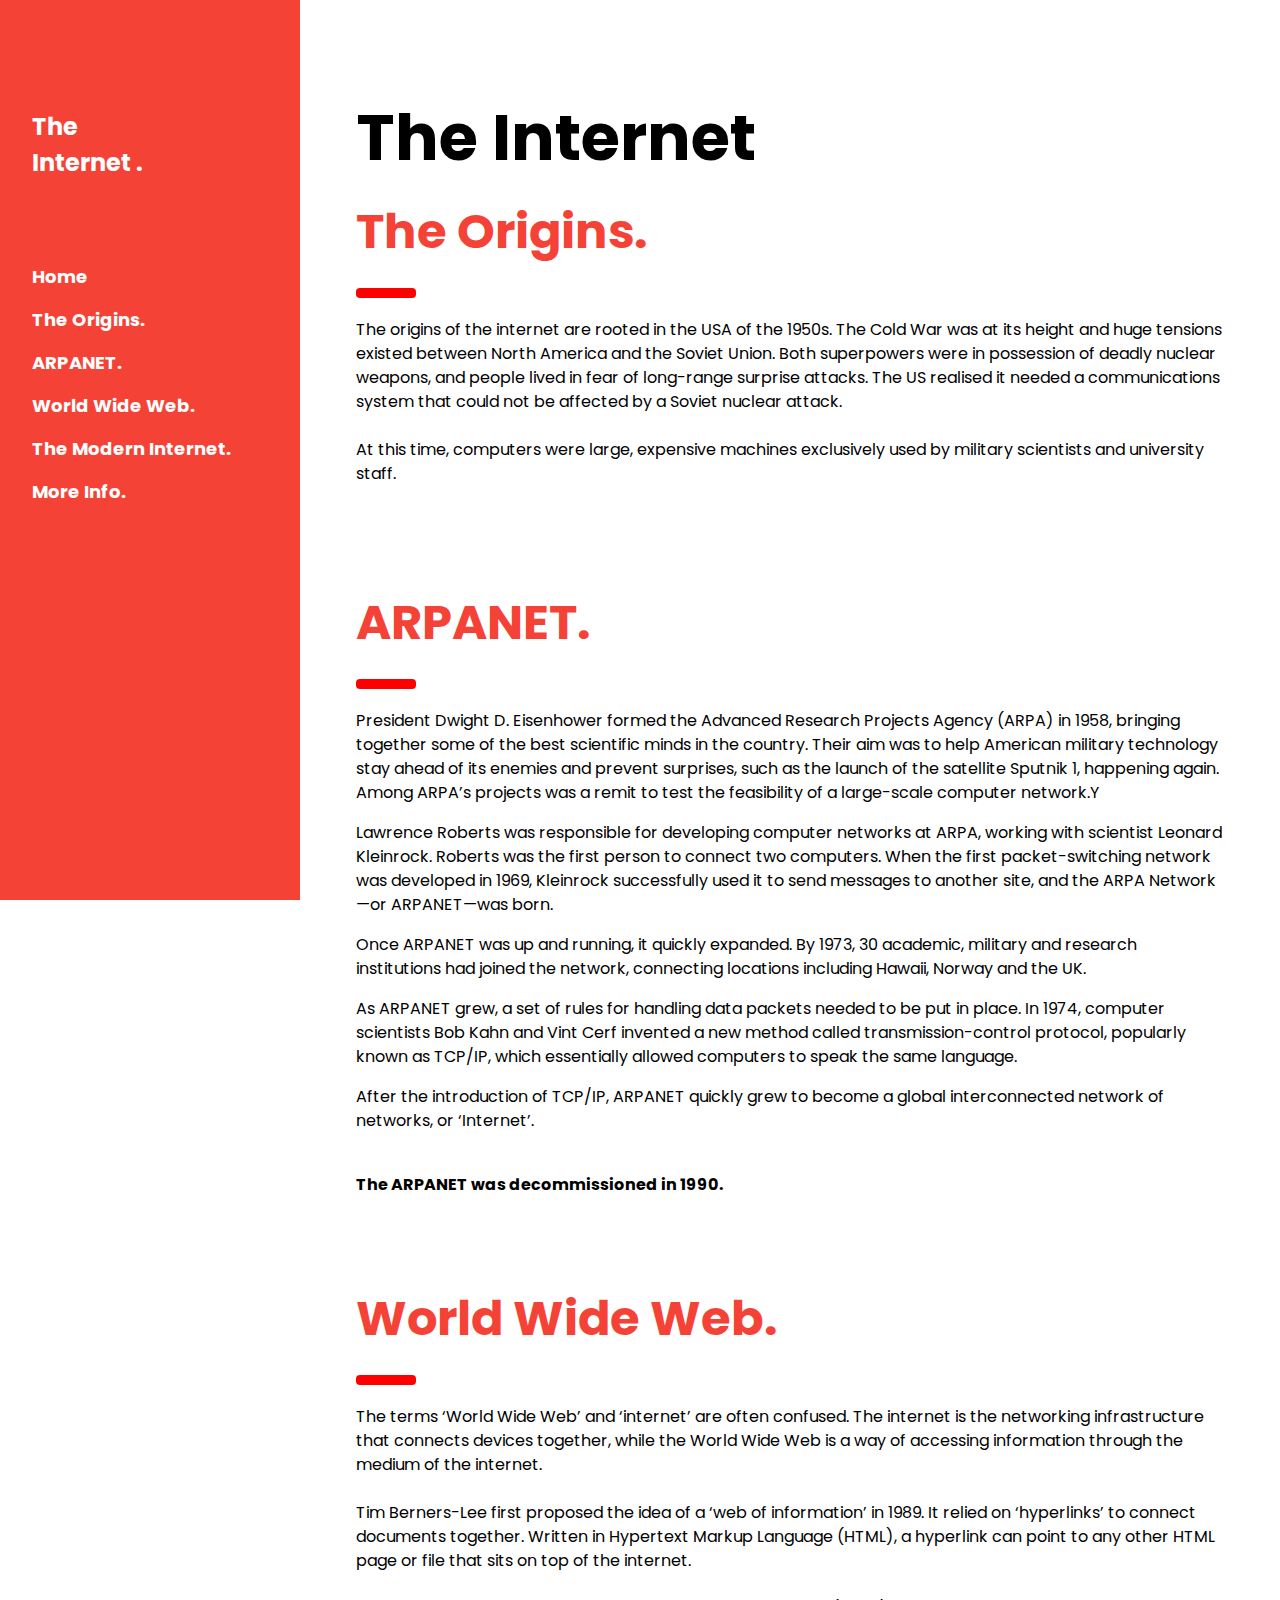
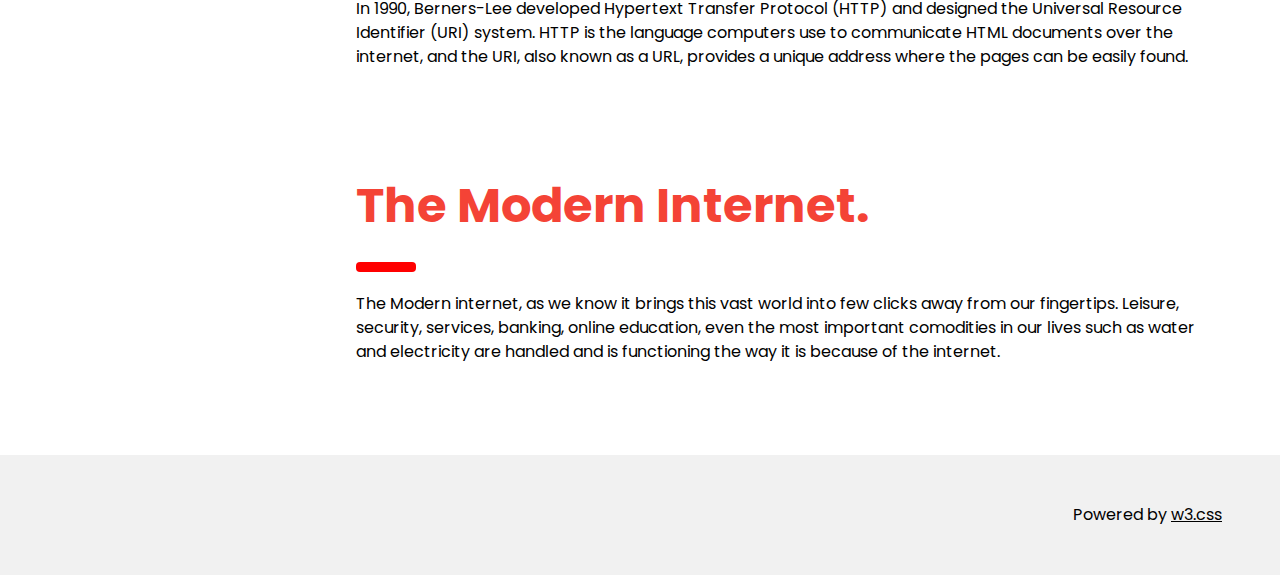
<file: pa1.2.html>
<!DOCTYPE html>
<html lang="en">
<title>Performance Assessment 1</title>
<meta charset="UTF-8">
<meta name="viewport" content="width=device-width, initial-scale=1">
<link rel="stylesheet" href="https://www.w3schools.com/w3css/4/w3.css">
<link rel="stylesheet" href="https://fonts.googleapis.com/css?family=Poppins">
<style>
body,h1,h2,h3,h4,h5 {font-family: "Poppins", sans-serif}
body {font-size:16px;}
.w3-half img{margin-bottom:-6px;margin-top:16px;opacity:0.8;cursor:pointer}
.w3-half img:hover{opacity:1}
</style>
<body>

<!-- Sidebar/menu -->
<nav class="w3-sidebar w3-red w3-collapse w3-top w3-large w3-padding" style="z-index:3;width:300px;font-weight:bold;" id="mySidebar"><br>
  <a href="javascript:void(0)" onclick="w3_close()" class="w3-button w3-hide-large w3-display-topleft" style="width:100%;font-size:22px">Close Menu</a>
  <div class="w3-container">
    <h3 class="w3-padding-64"><b>The<br>Internet .</b></h3>
  </div>
  <div class="w3-bar-block">
    <a href="#" onclick="w3_close()" class="w3-bar-item w3-button w3-hover-white">Home</a> 
    <a href="#showcase" onclick="w3_close()" class="w3-bar-item w3-button w3-hover-white">The Origins.</a> 
    <a href="#services" onclick="w3_close()" class="w3-bar-item w3-button w3-hover-white">ARPANET.</a> 
    <a href="#designers" onclick="w3_close()" class="w3-bar-item w3-button w3-hover-white">World Wide Web.</a> 
    <a href="#packages" onclick="w3_close()" class="w3-bar-item w3-button w3-hover-white">The Modern Internet.</a> 
    <a href="#contact" onclick="w3_close()" class="w3-bar-item w3-button w3-hover-white">More Info.</a>
  </div>
</nav>

<!-- Top menu on small screens -->
<header class="w3-container w3-top w3-hide-large w3-red w3-xlarge w3-padding">
  <a href="javascript:void(0)" class="w3-button w3-red w3-margin-right" onclick="w3_open()">☰</a>
  <span>Evolution of the Internet</span>
</header>

<!-- Overlay effect when opening sidebar on small screens -->
<div class="w3-overlay w3-hide-large" onclick="w3_close()" style="cursor:pointer" title="close side menu" id="myOverlay"></div>

<!-- !PAGE CONTENT! -->
<div class="w3-main" style="margin-left:340px;margin-right:40px">

  <!-- Header -->
  <div class="w3-container" style="margin-top:80px" id="showcase">
    <h1 class="w3-jumbo"><b>The Internet</The></b></h1>
    <h1 class="w3-xxxlarge w3-text-red"><b>The Origins.</b></h1>
    <hr style="width:50px;border:5px solid red" class="w3-round">
    <p>The origins of the internet are rooted in the USA of the 1950s. The Cold War was at
        its height and huge tensions existed between North America and the Soviet Union.
        Both superpowers were in possession of deadly nuclear weapons, and people lived in
        fear of long-range surprise attacks. The US realised it needed a communications
        system that could not be affected by a Soviet nuclear attack.
        <br>
        <br>
    
        At this time, computers were large, expensive machines exclusively used by
        military scientists and university staff.</p>
  </div>
  
 

  <!-- ARPANET -->
  <div class="w3-container" id="services" style="margin-top:75px">
    <h1 class="w3-xxxlarge w3-text-red"><b>ARPANET.</b></h1>
    <hr style="width:50px;border:5px solid red" class="w3-round">
    <p> President Dwight D. Eisenhower formed the Advanced Research Projects Agency (ARPA)
        in 1958, bringing together some of the best scientific minds in the country. Their
        aim was to help American military technology stay ahead of its enemies and prevent
        surprises, such as the launch of the satellite Sputnik 1, happening again. Among
        ARPA’s projects was a remit to test the feasibility of a large-scale computer network.Y </p>


    <p>Lawrence Roberts was responsible for developing computer networks at ARPA, working
        with scientist Leonard Kleinrock. Roberts was the first person to connect two
        computers. When the first packet-switching network was developed in 1969, Kleinrock
        successfully used it to send messages to another site, and the ARPA Network—or ARPANET—was born.</p>

    <p>Once ARPANET was up and running, it quickly expanded. By 1973, 30 academic, military and
        research institutions had joined the network, connecting locations including Hawaii, Norway and the UK. </p>

    <p> As ARPANET grew, a set of rules for handling data packets needed to be put in place.
        In 1974, computer scientists Bob Kahn and Vint Cerf invented a new method called
        transmission-control protocol, popularly known as TCP/IP, which essentially allowed
        computers to speak the same language.</p>

    <p>After the introduction of TCP/IP, ARPANET quickly grew to become a global interconnected network of networks, or ‘Internet’.</p>
        <br>

    <b>The ARPANET was decommissioned in 1990.</b>
  </div>
  
  <!-- World Wide Web -->
  <div class="w3-container" id="designers" style="margin-top:75px">
    <h1 class="w3-xxxlarge w3-text-red"><b>World Wide Web.</b></h1>
    <hr style="width:50px;border:5px solid red" class="w3-round">
    <p>The terms ‘World Wide Web’ and ‘internet’ are often confused. The internet is the networking infrastructure
        that connects devices together, while the World Wide Web is a way of accessing information through the medium of the internet.
        <br>
        <br>
        Tim Berners-Lee first proposed the idea of a ‘web of information’ in 1989. It relied on ‘hyperlinks’ to
        connect documents together. Written in Hypertext Markup Language (HTML), a hyperlink can point to any other
        HTML page or file that sits on top of the internet.
        <br>
        <br>
        In 1990, Berners-Lee developed Hypertext Transfer Protocol (HTTP) and designed the Universal Resource Identifier
        (URI) system. HTTP is the language computers use to communicate HTML documents over the internet, and the URI,
        also known as a URL, provides a unique address where the pages can be easily found.
    </p>
    
  </div>

  <!-- The Modern Internet -->
  <div class="w3-container" id="designers" style="margin-top:75px">
    <h1 class="w3-xxxlarge w3-text-red"><b>The Modern Internet.</b></h1>
    <hr style="width:50px;border:5px solid red" class="w3-round">
    <p>
        The Modern internet, as we know it brings this vast world into few clicks away from our fingertips. Leisure, security,
        services, banking, online education, even the most important comodities in our lives such as water and electricity are
        handled and is functioning the way it is because of the internet. 
    </p>
  </div>

  

  

<!-- End page content -->
</div>

<!-- W3.CSS Container -->
<div class="w3-light-grey w3-container w3-padding-32" style="margin-top:75px;padding-right:58px"><p class="w3-right">Powered by <a href="https://www.w3schools.com/w3css/default.asp" title="W3.CSS" target="_blank" class="w3-hover-opacity">w3.css</a></p></div>

<script>
// Script to open and close sidebar
function w3_open() {
  document.getElementById("mySidebar").style.display = "block";
  document.getElementById("myOverlay").style.display = "block";
}
 
function w3_close() {
  document.getElementById("mySidebar").style.display = "none";
  document.getElementById("myOverlay").style.display = "none";
}

// Modal Image Gallery
function onClick(element) {
  document.getElementById("img01").src = element.src;
  document.getElementById("modal01").style.display = "block";
  var captionText = document.getElementById("caption");
  captionText.innerHTML = element.alt;
}
</script>

</body>
</html>
</file>
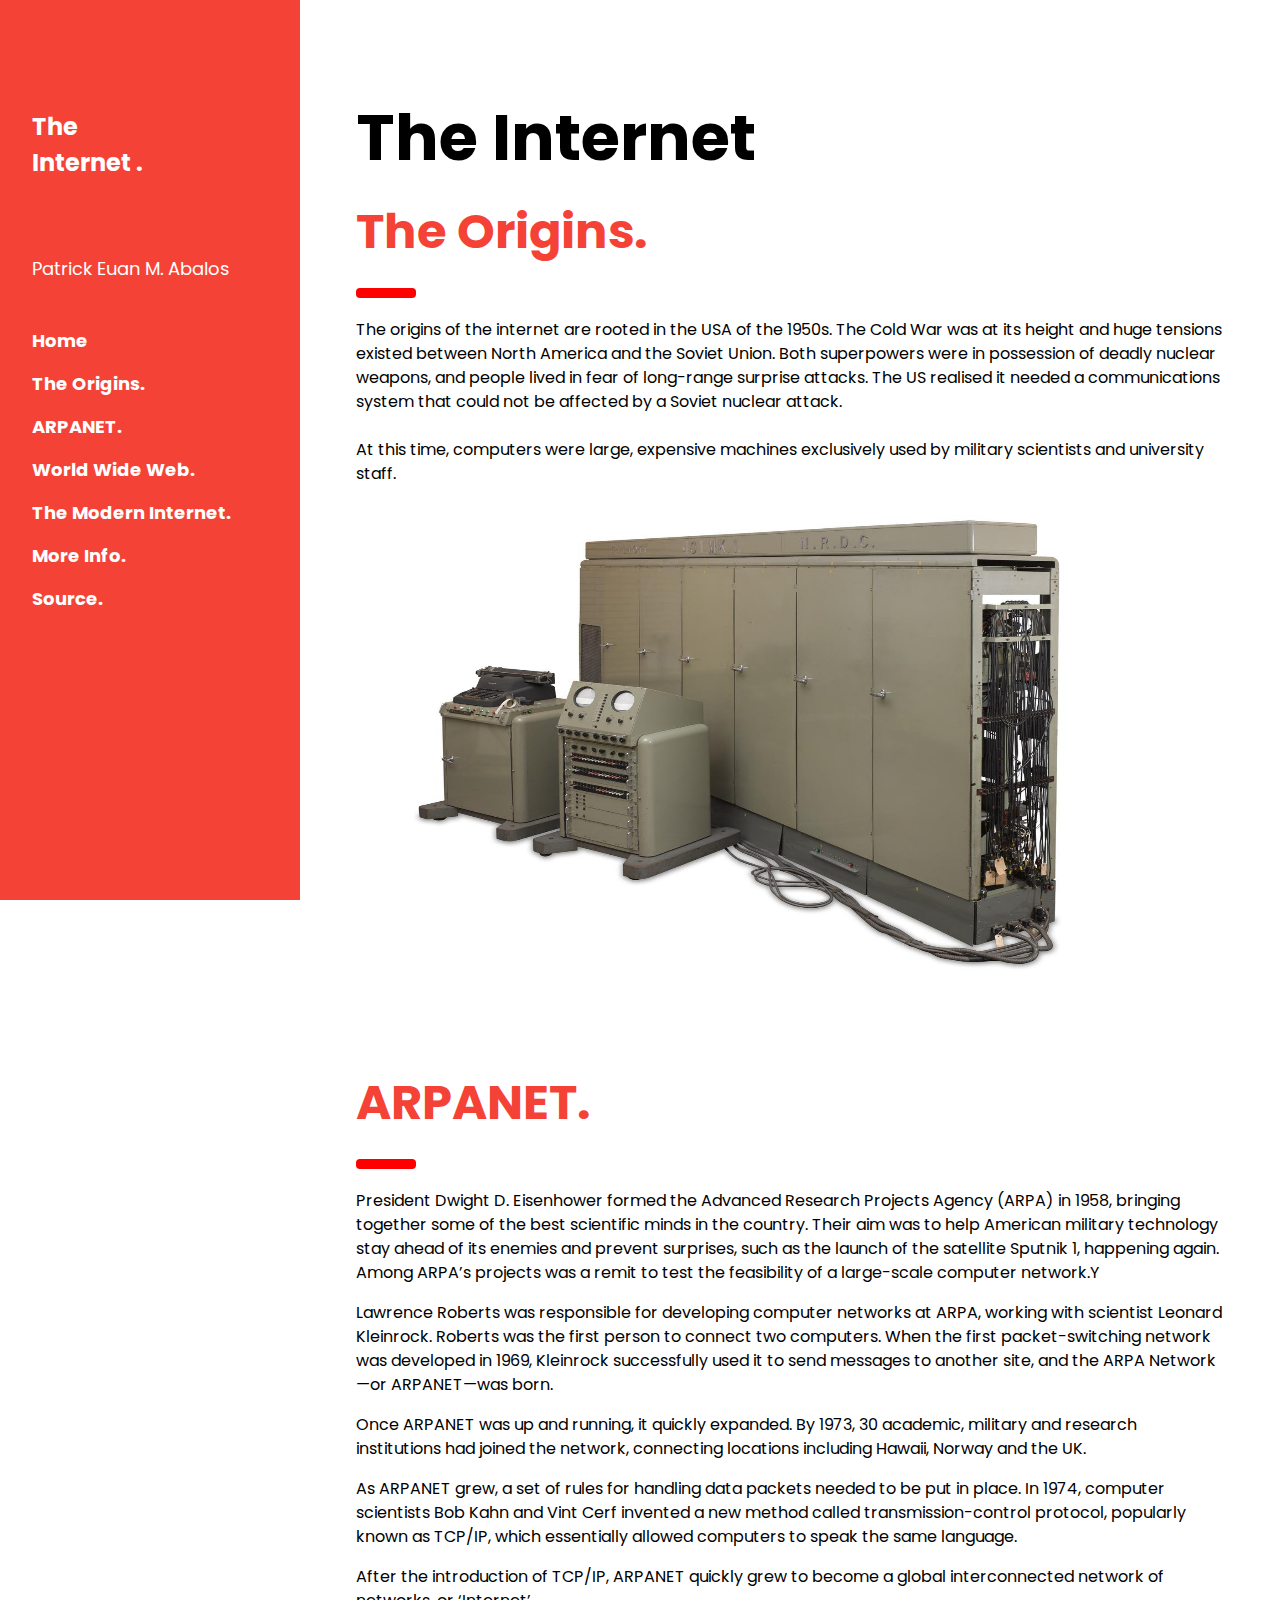
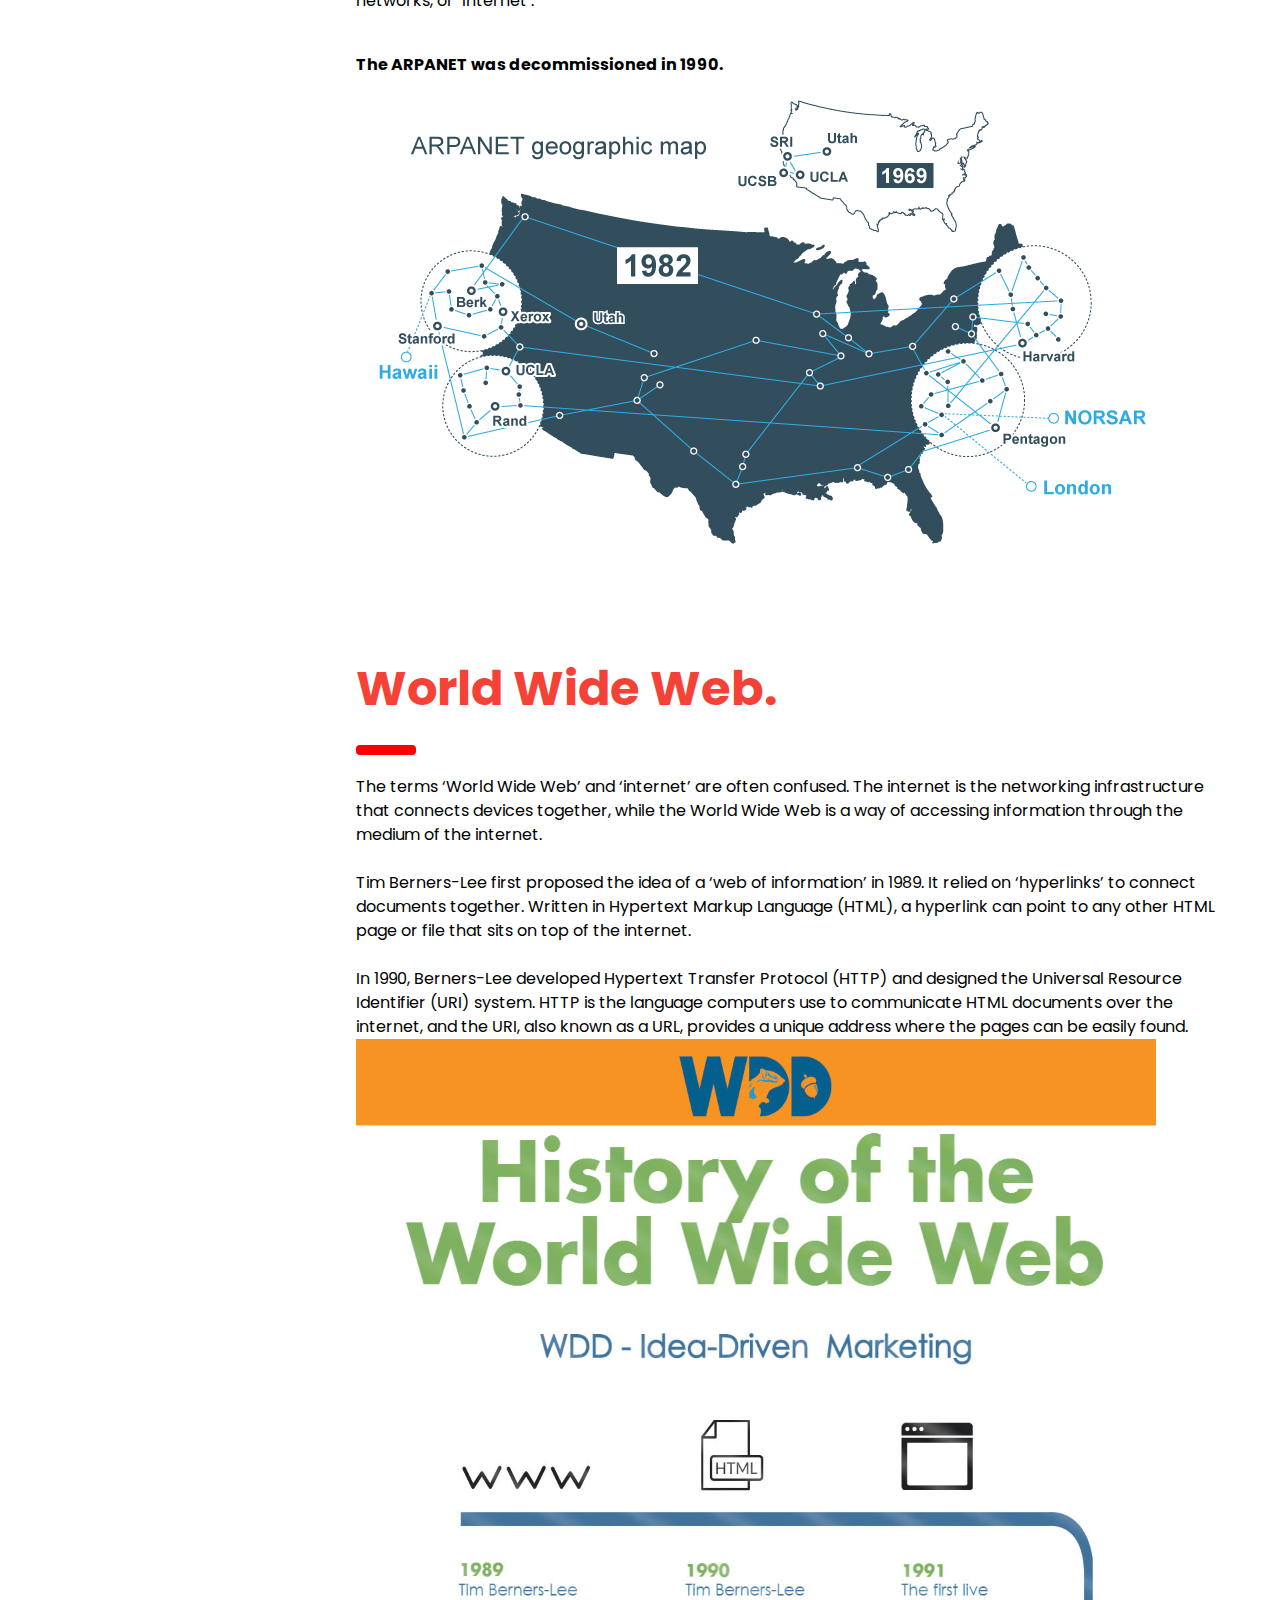
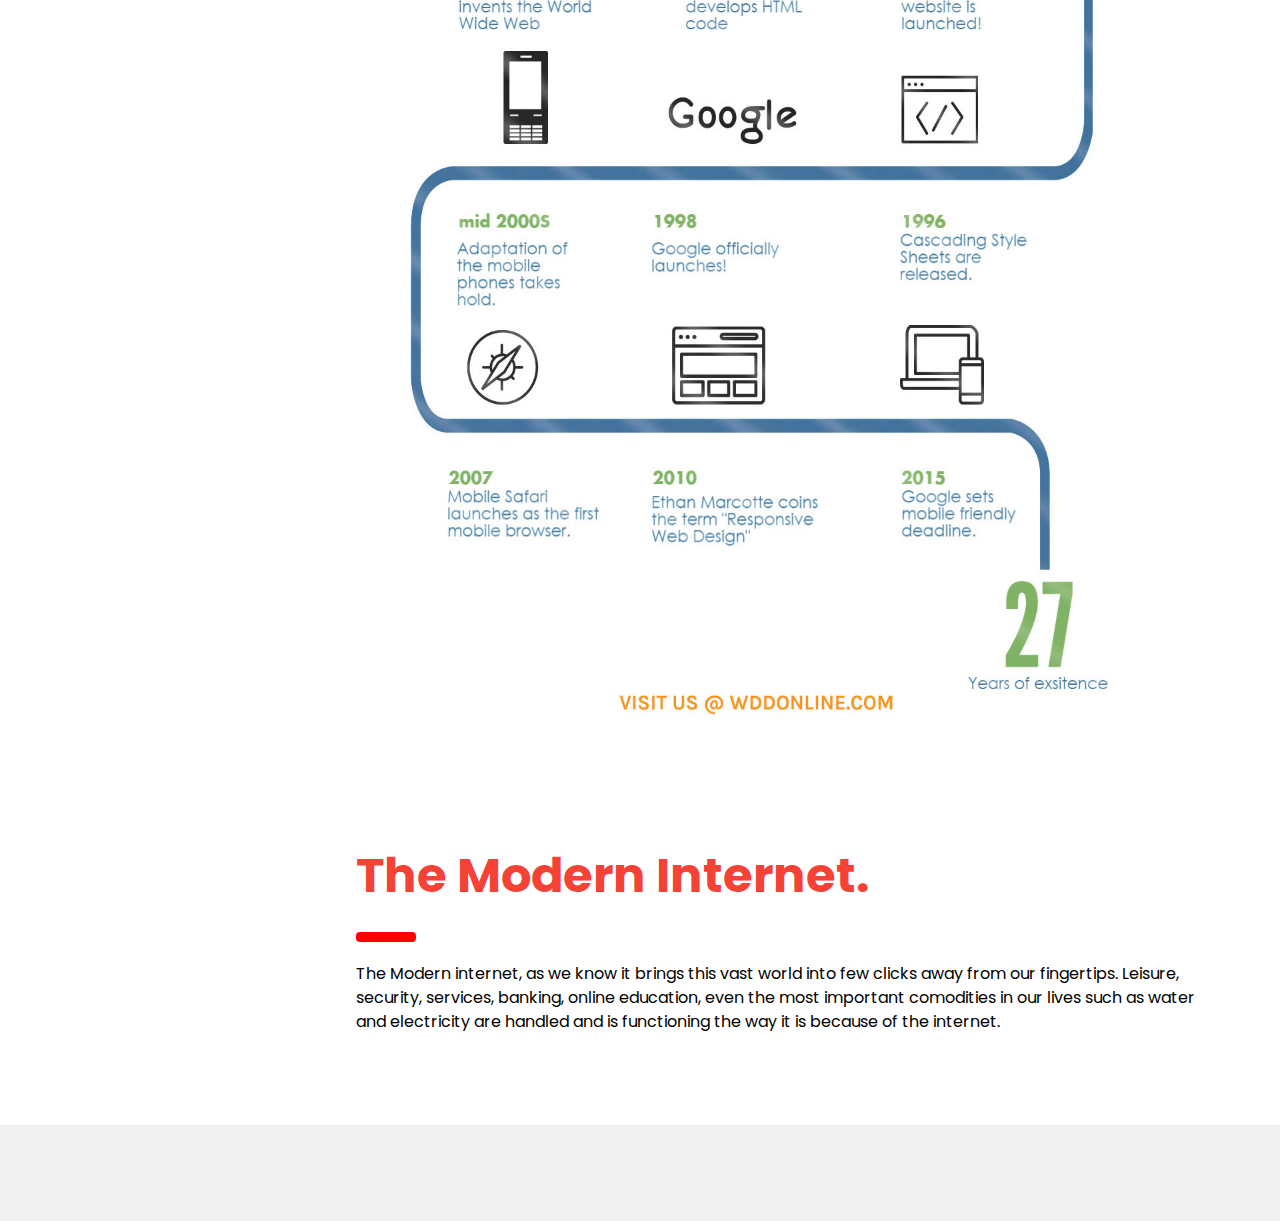
<file: PA1.html>
<!DOCTYPE html>
<html lang="en">
<title>Performance Assessment 1</title>
<meta charset="UTF-8">
<meta name="viewport" content="width=device-width, initial-scale=1">
<link rel="stylesheet" href="https://www.w3schools.com/w3css/4/w3.css">
<link rel="stylesheet" href="https://fonts.googleapis.com/css?family=Poppins">
<style>
body,h1,h2,h3,h4,h5 {font-family: "Poppins", sans-serif}
body {font-size:16px;}
.w3-half img{margin-bottom:-6px;margin-top:16px;opacity:0.8;cursor:pointer}
.w3-half img:hover{opacity:1}
</style>
<body>

<!-- Sidebar/menu -->
<nav class="w3-sidebar w3-red w3-collapse w3-top w3-large w3-padding" style="z-index:3;width:300px;font-weight:bold;" id="mySidebar"><br>
  <a href="javascript:void(0)" onclick="w3_close()" class="w3-button w3-hide-large w3-display-topleft" style="width:100%;font-size:22px">Close Menu</a>
  <div class="w3-container">
    <h3 class="w3-padding-64"><b>The<br>Internet .</b></h3>
    <h5>Patrick Euan M. Abalos</b></h5>
    <br>
    
  </div>
  <div class="w3-bar-block">
    <a href="https://yuhan0000.github.io/CS2240/" onclick="w3_close()" class="w3-bar-item w3-button w3-hover-white">Home</a> 
    <a href="#origins" onclick="w3_close()" class="w3-bar-item w3-button w3-hover-white">The Origins.</a> 
    <a href="#ARPANET" onclick="w3_close()" class="w3-bar-item w3-button w3-hover-white">ARPANET.</a> 
    <a href="#WWW" onclick="w3_close()" class="w3-bar-item w3-button w3-hover-white">World Wide Web.</a> 
    <a href="#modern" onclick="w3_close()" class="w3-bar-item w3-button w3-hover-white">The Modern Internet.</a> 
    <a href="https://www.youtube.com/watch?v=h8K49dD52WA" onclick="w3_close()" class="w3-bar-item w3-button w3-hover-white">More Info.</a>
    <a href="https://www.scienceandmediamuseum.org.uk/objects-and-stories/short-history-internet#the-origins-of-the-internet" onclick="w3_close()" class="w3-bar-item w3-button w3-hover-white">Source.</a>  
  </div>
</nav>

<!-- Top menu on small screens -->
<header class="w3-container w3-top w3-hide-large w3-red w3-xlarge w3-padding">
  <a href="javascript:void(0)" class="w3-button w3-red w3-margin-right" onclick="w3_open()">☰</a>
  <span>Evolution of the Internet</span>
</header>

<!-- Overlay effect when opening sidebar on small screens -->
<div class="w3-overlay w3-hide-large" onclick="w3_close()" style="cursor:pointer" title="close side menu" id="myOverlay"></div>

<!-- !PAGE CONTENT! -->
<div class="w3-main" style="margin-left:340px;margin-right:40px">

  <!-- Header -->
  <div class="w3-container" style="margin-top:80px" id="origins">
    <h1 class="w3-jumbo"><b>The Internet</The></b></h1>
    <h1 class="w3-xxxlarge w3-text-red"><b>The Origins.</b></h1>
    <hr style="width:50px;border:5px solid red" class="w3-round">
    <p>The origins of the internet are rooted in the USA of the 1950s. The Cold War was at
        its height and huge tensions existed between North America and the Soviet Union.
        Both superpowers were in possession of deadly nuclear weapons, and people lived in
        fear of long-range surprise attacks. The US realised it needed a communications
        system that could not be affected by a Soviet nuclear attack.
        <br>
        <br>
    
        At this time, computers were large, expensive machines exclusively used by
        military scientists and university staff.</p>

        <img src="image1.jpg" style="width:850px;height:480px;">
  </div>
  
 

  <!-- ARPANET -->
  <div class="w3-container" id="ARPANET" style="margin-top:75px">
    <h1 class="w3-xxxlarge w3-text-red"><b>ARPANET.</b></h1>
    <hr style="width:50px;border:5px solid red" class="w3-round">
    <p> President Dwight D. Eisenhower formed the Advanced Research Projects Agency (ARPA)
        in 1958, bringing together some of the best scientific minds in the country. Their
        aim was to help American military technology stay ahead of its enemies and prevent
        surprises, such as the launch of the satellite Sputnik 1, happening again. Among
        ARPA’s projects was a remit to test the feasibility of a large-scale computer network.Y </p>


    <p>Lawrence Roberts was responsible for developing computer networks at ARPA, working
        with scientist Leonard Kleinrock. Roberts was the first person to connect two
        computers. When the first packet-switching network was developed in 1969, Kleinrock
        successfully used it to send messages to another site, and the ARPA Network—or ARPANET—was born.</p>

    <p>Once ARPANET was up and running, it quickly expanded. By 1973, 30 academic, military and
        research institutions had joined the network, connecting locations including Hawaii, Norway and the UK. </p>

    <p> As ARPANET grew, a set of rules for handling data packets needed to be put in place.
        In 1974, computer scientists Bob Kahn and Vint Cerf invented a new method called
        transmission-control protocol, popularly known as TCP/IP, which essentially allowed
        computers to speak the same language.</p>

    <p>After the introduction of TCP/IP, ARPANET quickly grew to become a global interconnected network of networks, or ‘Internet’.</p>
        <br>

    <b>The ARPANET was decommissioned in 1990.</b>
    <br>
    <img src="image2.png" >
  </div>
  
  <!-- World Wide Web -->
  <div class="w3-container" id="WWW" style="margin-top:75px">
    <h1 class="w3-xxxlarge w3-text-red"><b>World Wide Web.</b></h1>
    <hr style="width:50px;border:5px solid red" class="w3-round">
    <p>The terms ‘World Wide Web’ and ‘internet’ are often confused. The internet is the networking infrastructure
        that connects devices together, while the World Wide Web is a way of accessing information through the medium of the internet.
        <br>
        <br>
        Tim Berners-Lee first proposed the idea of a ‘web of information’ in 1989. It relied on ‘hyperlinks’ to
        connect documents together. Written in Hypertext Markup Language (HTML), a hyperlink can point to any other
        HTML page or file that sits on top of the internet.
        <br>
        <br>
        In 1990, Berners-Lee developed Hypertext Transfer Protocol (HTTP) and designed the Universal Resource Identifier
        (URI) system. HTTP is the language computers use to communicate HTML documents over the internet, and the URI,
        also known as a URL, provides a unique address where the pages can be easily found.
        <br>

        <img src="image3.jpg" style="width:800px;height:1300px;">
    </p>
    
  </div>

  <!-- The Modern Internet -->
  <div class="w3-container" id="modern" style="margin-top:75px">
    <h1 class="w3-xxxlarge w3-text-red"><b>The Modern Internet.</b></h1>
    <hr style="width:50px;border:5px solid red" class="w3-round">
    <p>
        The Modern internet, as we know it brings this vast world into few clicks away from our fingertips. Leisure, security,
        services, banking, online education, even the most important comodities in our lives such as water and electricity are
        handled and is functioning the way it is because of the internet. 
    </p>
  </div>

  

  

<!-- End page content -->
</div>

<!-- W3.CSS Container -->
<div class="w3-light-grey w3-container w3-padding-32" style="margin-top:75px;padding-right:58px"><p class="w3-right"></div>

<script>
// Script to open and close sidebar
function w3_open() {
  document.getElementById("mySidebar").style.display = "block";
  document.getElementById("myOverlay").style.display = "block";
}
 
function w3_close() {
  document.getElementById("mySidebar").style.display = "none";
  document.getElementById("myOverlay").style.display = "none";
}
</script>

</body>
</html>
</file>
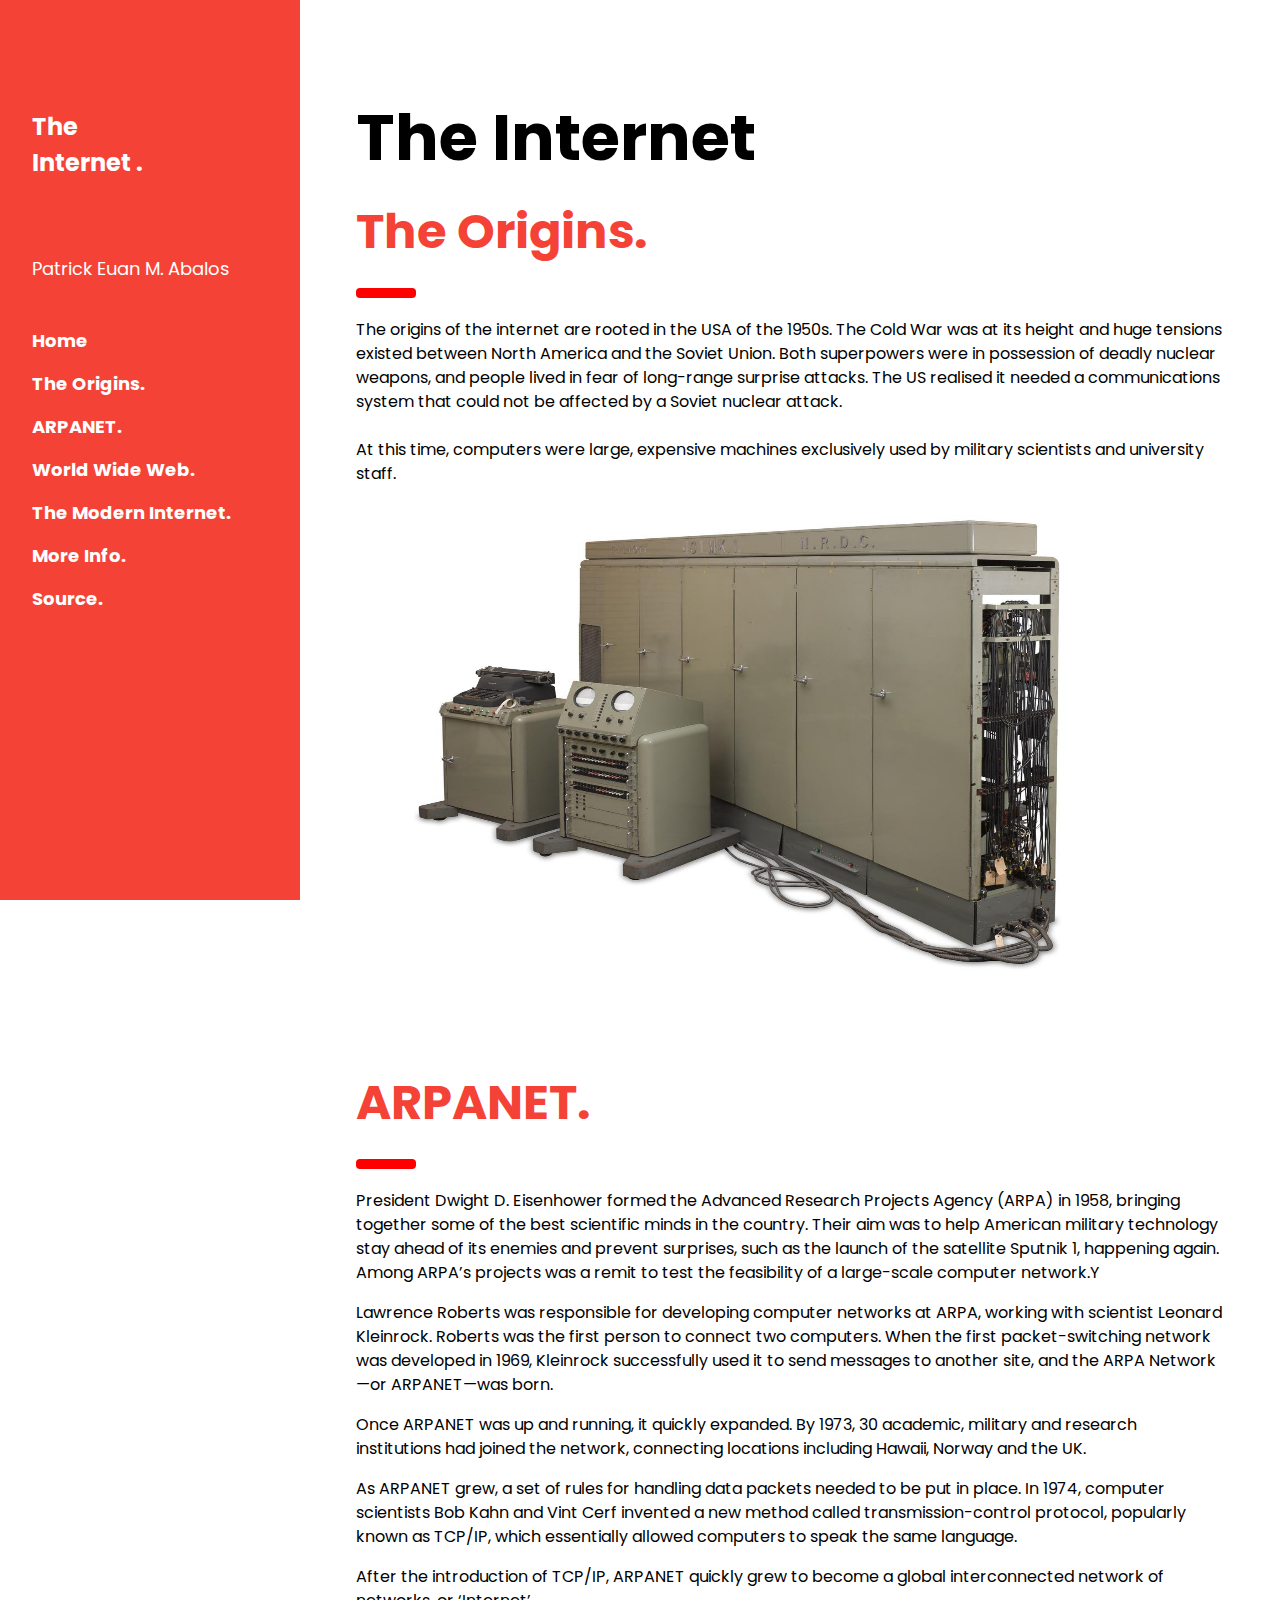
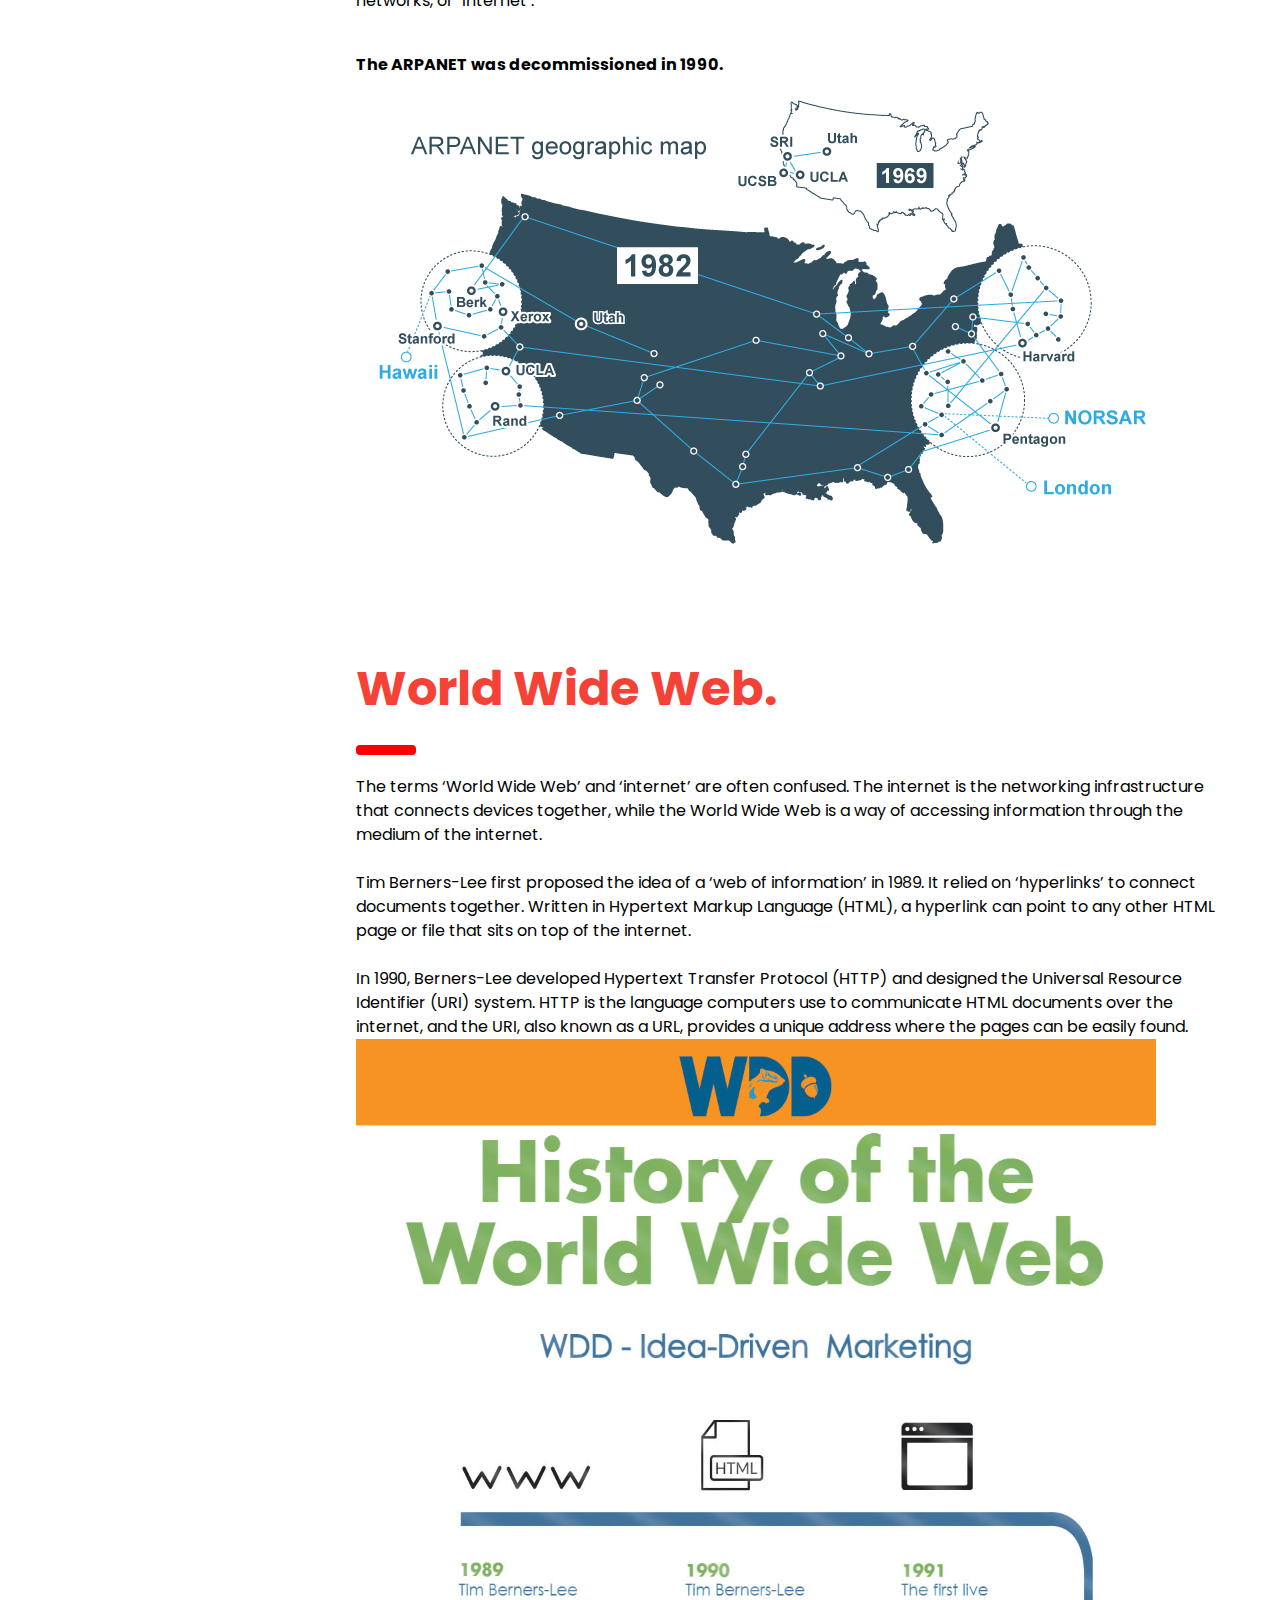
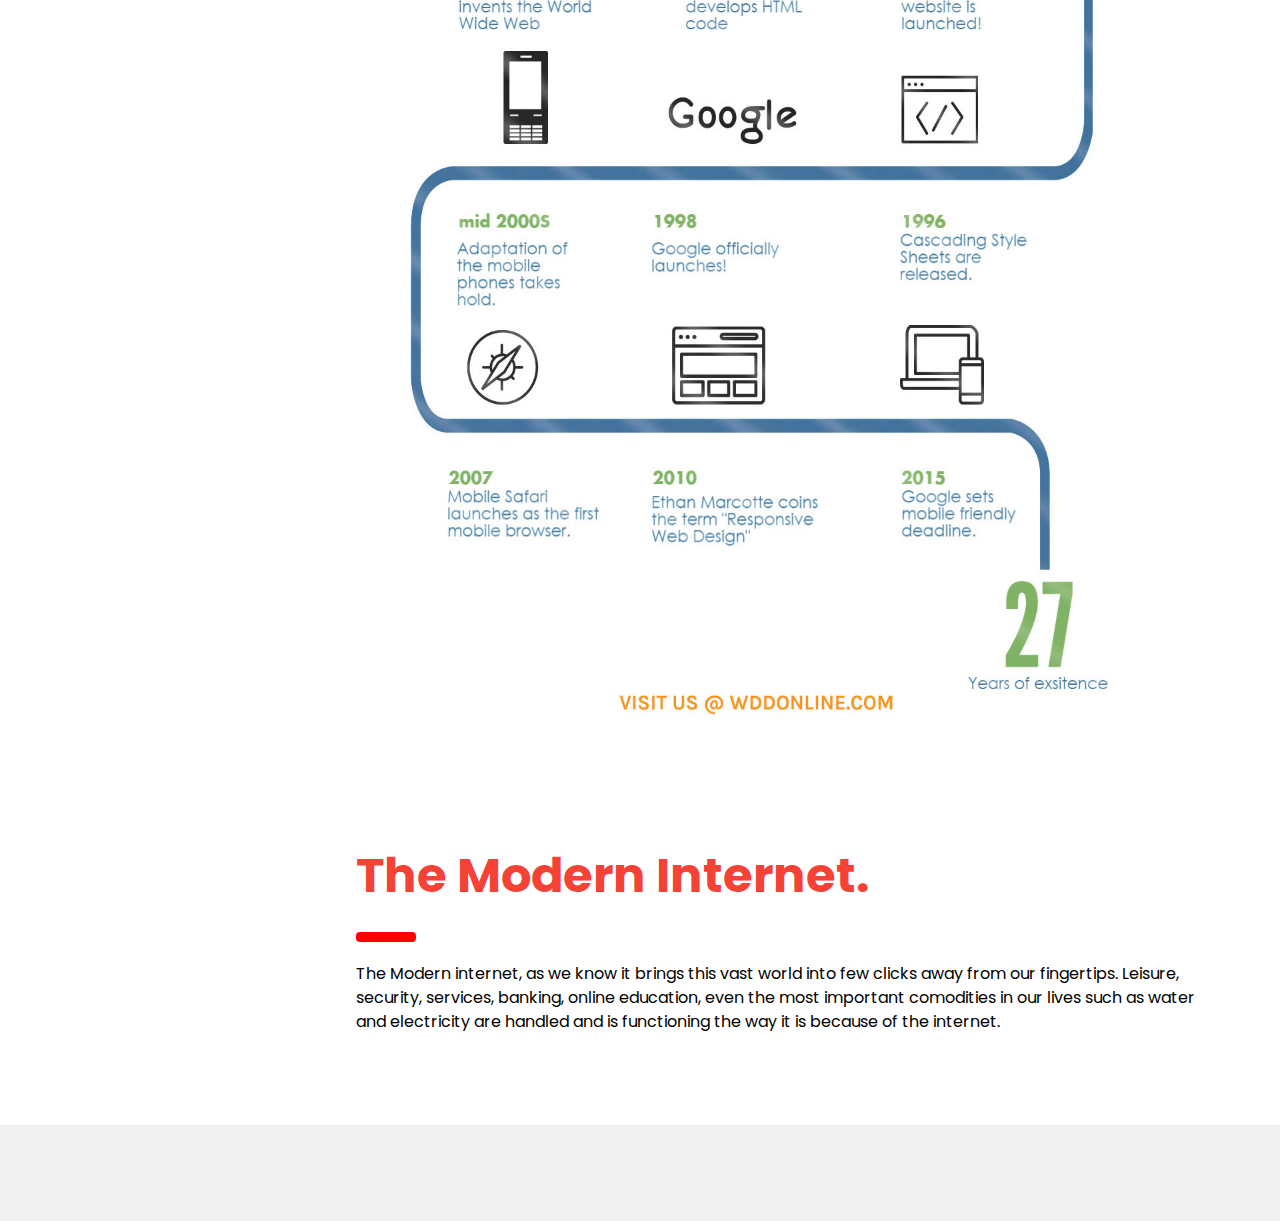
<file: PA1/PA1.html>
<!DOCTYPE html>
<html lang="en">
<title>Performance Assessment 1</title>
<meta charset="UTF-8">
<meta name="viewport" content="width=device-width, initial-scale=1">
<link rel="stylesheet" href="https://www.w3schools.com/w3css/4/w3.css">
<link rel="stylesheet" href="https://fonts.googleapis.com/css?family=Poppins">
<style>
body,h1,h2,h3,h4,h5 {font-family: "Poppins", sans-serif}
body {font-size:16px;}
.w3-half img{margin-bottom:-6px;margin-top:16px;opacity:0.8;cursor:pointer}
.w3-half img:hover{opacity:1}
</style>
<body>

<!-- Sidebar/menu -->
<nav class="w3-sidebar w3-red w3-collapse w3-top w3-large w3-padding" style="z-index:3;width:300px;font-weight:bold;" id="mySidebar"><br>
  <a href="javascript:void(0)" onclick="w3_close()" class="w3-button w3-hide-large w3-display-topleft" style="width:100%;font-size:22px">Close Menu</a>
  <div class="w3-container">
    <h3 class="w3-padding-64"><b>The<br>Internet .</b></h3>
    <h5>Patrick Euan M. Abalos</b></h5>
    <br>
    
  </div>
  <div class="w3-bar-block">
    <a href="https://yuhan0000.github.io/CS2240/" onclick="w3_close()" class="w3-bar-item w3-button w3-hover-white">Home</a> 
    <a href="#origins" onclick="w3_close()" class="w3-bar-item w3-button w3-hover-white">The Origins.</a> 
    <a href="#ARPANET" onclick="w3_close()" class="w3-bar-item w3-button w3-hover-white">ARPANET.</a> 
    <a href="#WWW" onclick="w3_close()" class="w3-bar-item w3-button w3-hover-white">World Wide Web.</a> 
    <a href="#modern" onclick="w3_close()" class="w3-bar-item w3-button w3-hover-white">The Modern Internet.</a> 
    <a href="https://www.youtube.com/watch?v=h8K49dD52WA" onclick="w3_close()" class="w3-bar-item w3-button w3-hover-white">More Info.</a>
    <a href="https://www.scienceandmediamuseum.org.uk/objects-and-stories/short-history-internet#the-origins-of-the-internet" onclick="w3_close()" class="w3-bar-item w3-button w3-hover-white">Source.</a>  
  </div>
</nav>

<!-- Top menu on small screens -->
<header class="w3-container w3-top w3-hide-large w3-red w3-xlarge w3-padding">
  <a href="javascript:void(0)" class="w3-button w3-red w3-margin-right" onclick="w3_open()">☰</a>
  <span>Evolution of the Internet</span>
</header>

<!-- Overlay effect when opening sidebar on small screens -->
<div class="w3-overlay w3-hide-large" onclick="w3_close()" style="cursor:pointer" title="close side menu" id="myOverlay"></div>

<!-- !PAGE CONTENT! -->
<div class="w3-main" style="margin-left:340px;margin-right:40px">

  <!-- Header -->
  <div class="w3-container" style="margin-top:80px" id="origins">
    <h1 class="w3-jumbo"><b>The Internet</The></b></h1>
    <h1 class="w3-xxxlarge w3-text-red"><b>The Origins.</b></h1>
    <hr style="width:50px;border:5px solid red" class="w3-round">
    <p>The origins of the internet are rooted in the USA of the 1950s. The Cold War was at
        its height and huge tensions existed between North America and the Soviet Union.
        Both superpowers were in possession of deadly nuclear weapons, and people lived in
        fear of long-range surprise attacks. The US realised it needed a communications
        system that could not be affected by a Soviet nuclear attack.
        <br>
        <br>
    
        At this time, computers were large, expensive machines exclusively used by
        military scientists and university staff.</p>

        <img src="image1.jpg" style="width:850px;height:480px;">
  </div>
  
 

  <!-- ARPANET -->
  <div class="w3-container" id="ARPANET" style="margin-top:75px">
    <h1 class="w3-xxxlarge w3-text-red"><b>ARPANET.</b></h1>
    <hr style="width:50px;border:5px solid red" class="w3-round">
    <p> President Dwight D. Eisenhower formed the Advanced Research Projects Agency (ARPA)
        in 1958, bringing together some of the best scientific minds in the country. Their
        aim was to help American military technology stay ahead of its enemies and prevent
        surprises, such as the launch of the satellite Sputnik 1, happening again. Among
        ARPA’s projects was a remit to test the feasibility of a large-scale computer network.Y </p>


    <p>Lawrence Roberts was responsible for developing computer networks at ARPA, working
        with scientist Leonard Kleinrock. Roberts was the first person to connect two
        computers. When the first packet-switching network was developed in 1969, Kleinrock
        successfully used it to send messages to another site, and the ARPA Network—or ARPANET—was born.</p>

    <p>Once ARPANET was up and running, it quickly expanded. By 1973, 30 academic, military and
        research institutions had joined the network, connecting locations including Hawaii, Norway and the UK. </p>

    <p> As ARPANET grew, a set of rules for handling data packets needed to be put in place.
        In 1974, computer scientists Bob Kahn and Vint Cerf invented a new method called
        transmission-control protocol, popularly known as TCP/IP, which essentially allowed
        computers to speak the same language.</p>

    <p>After the introduction of TCP/IP, ARPANET quickly grew to become a global interconnected network of networks, or ‘Internet’.</p>
        <br>

    <b>The ARPANET was decommissioned in 1990.</b>
    <br>
    <img src="image2.png" >
  </div>
  
  <!-- World Wide Web -->
  <div class="w3-container" id="WWW" style="margin-top:75px">
    <h1 class="w3-xxxlarge w3-text-red"><b>World Wide Web.</b></h1>
    <hr style="width:50px;border:5px solid red" class="w3-round">
    <p>The terms ‘World Wide Web’ and ‘internet’ are often confused. The internet is the networking infrastructure
        that connects devices together, while the World Wide Web is a way of accessing information through the medium of the internet.
        <br>
        <br>
        Tim Berners-Lee first proposed the idea of a ‘web of information’ in 1989. It relied on ‘hyperlinks’ to
        connect documents together. Written in Hypertext Markup Language (HTML), a hyperlink can point to any other
        HTML page or file that sits on top of the internet.
        <br>
        <br>
        In 1990, Berners-Lee developed Hypertext Transfer Protocol (HTTP) and designed the Universal Resource Identifier
        (URI) system. HTTP is the language computers use to communicate HTML documents over the internet, and the URI,
        also known as a URL, provides a unique address where the pages can be easily found.

        <img src="image3.jpg" style="width:800px;height:1300px;">
    </p>
    
  </div>

  <!-- The Modern Internet -->
  <div class="w3-container" id="modern" style="margin-top:75px">
    <h1 class="w3-xxxlarge w3-text-red"><b>The Modern Internet.</b></h1>
    <hr style="width:50px;border:5px solid red" class="w3-round">
    <p>
        The Modern internet, as we know it brings this vast world into few clicks away from our fingertips. Leisure, security,
        services, banking, online education, even the most important comodities in our lives such as water and electricity are
        handled and is functioning the way it is because of the internet. 
    </p>
  </div>

  

  

<!-- End page content -->
</div>

<!-- W3.CSS Container -->
<div class="w3-light-grey w3-container w3-padding-32" style="margin-top:75px;padding-right:58px"><p class="w3-right"></div>

<script>
// Script to open and close sidebar
function w3_open() {
  document.getElementById("mySidebar").style.display = "block";
  document.getElementById("myOverlay").style.display = "block";
}
 
function w3_close() {
  document.getElementById("mySidebar").style.display = "none";
  document.getElementById("myOverlay").style.display = "none";
}
</script>

</body>
</html>
</file>
